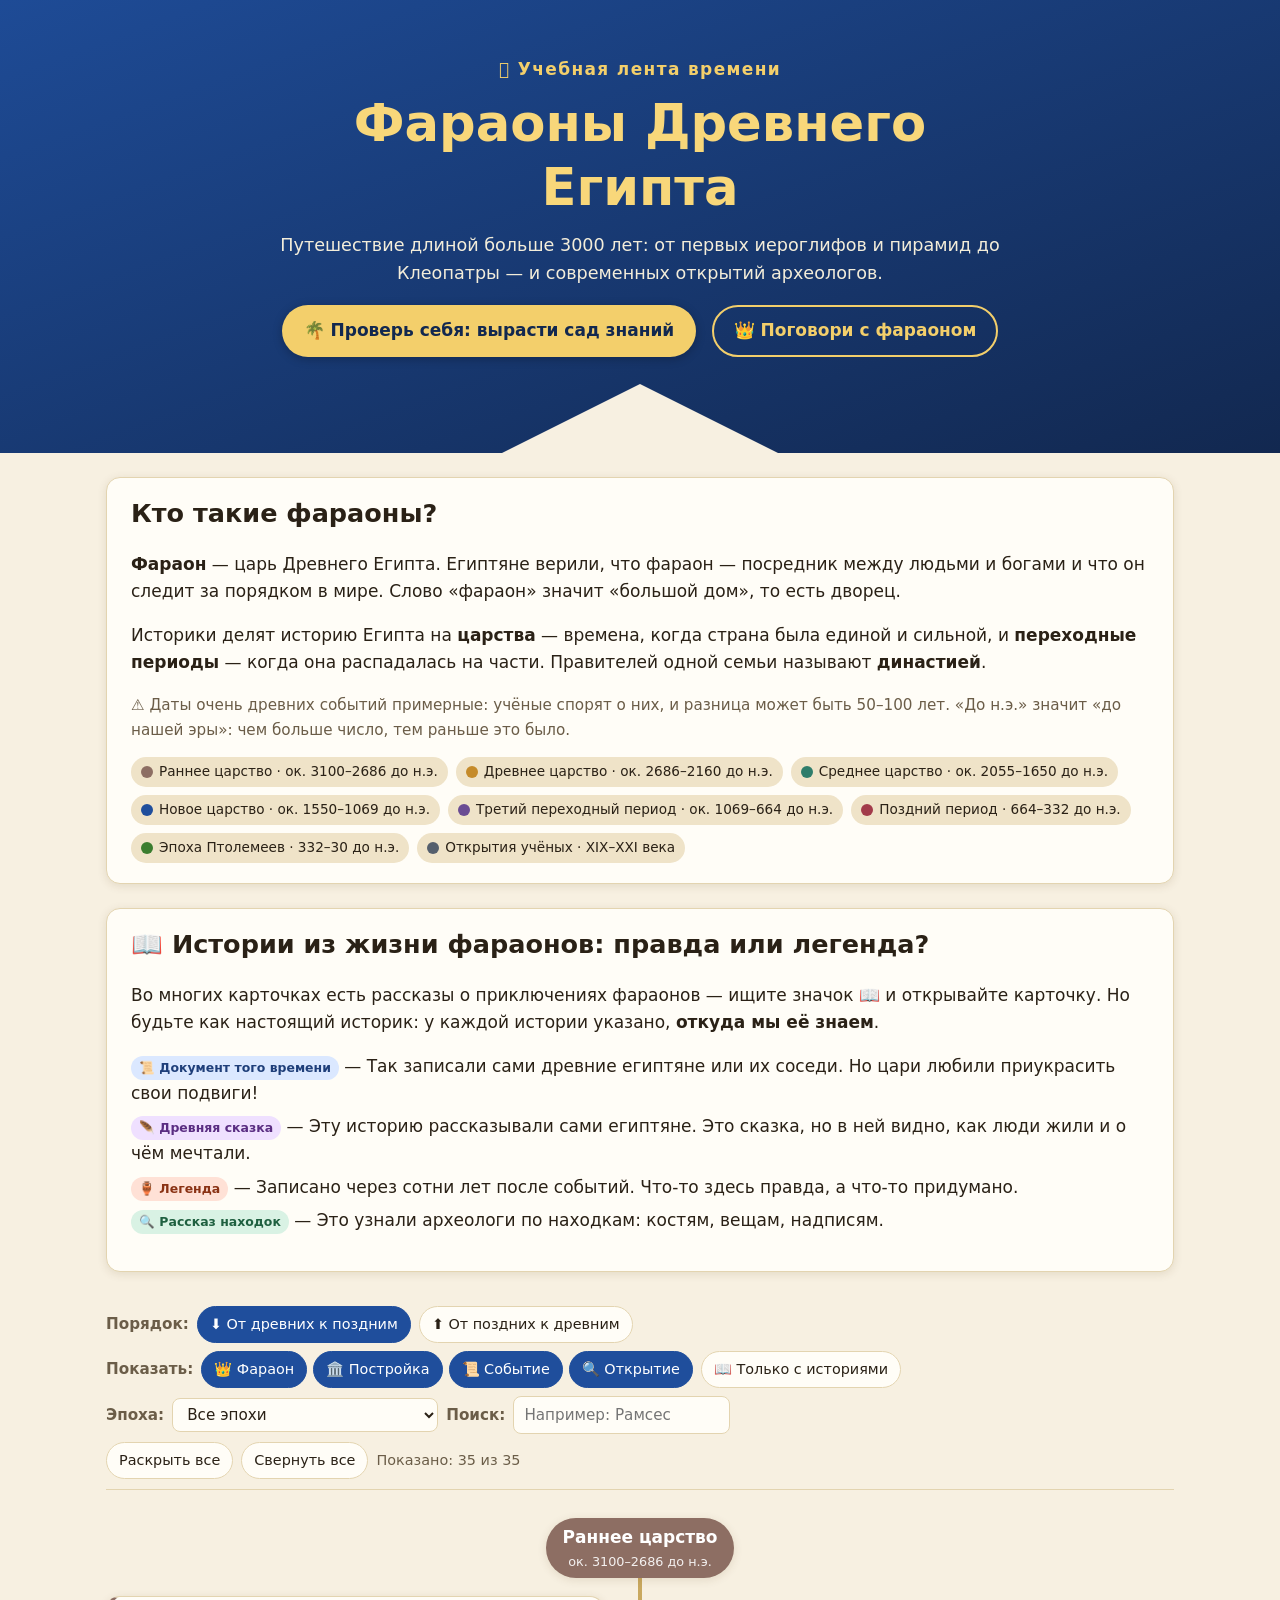
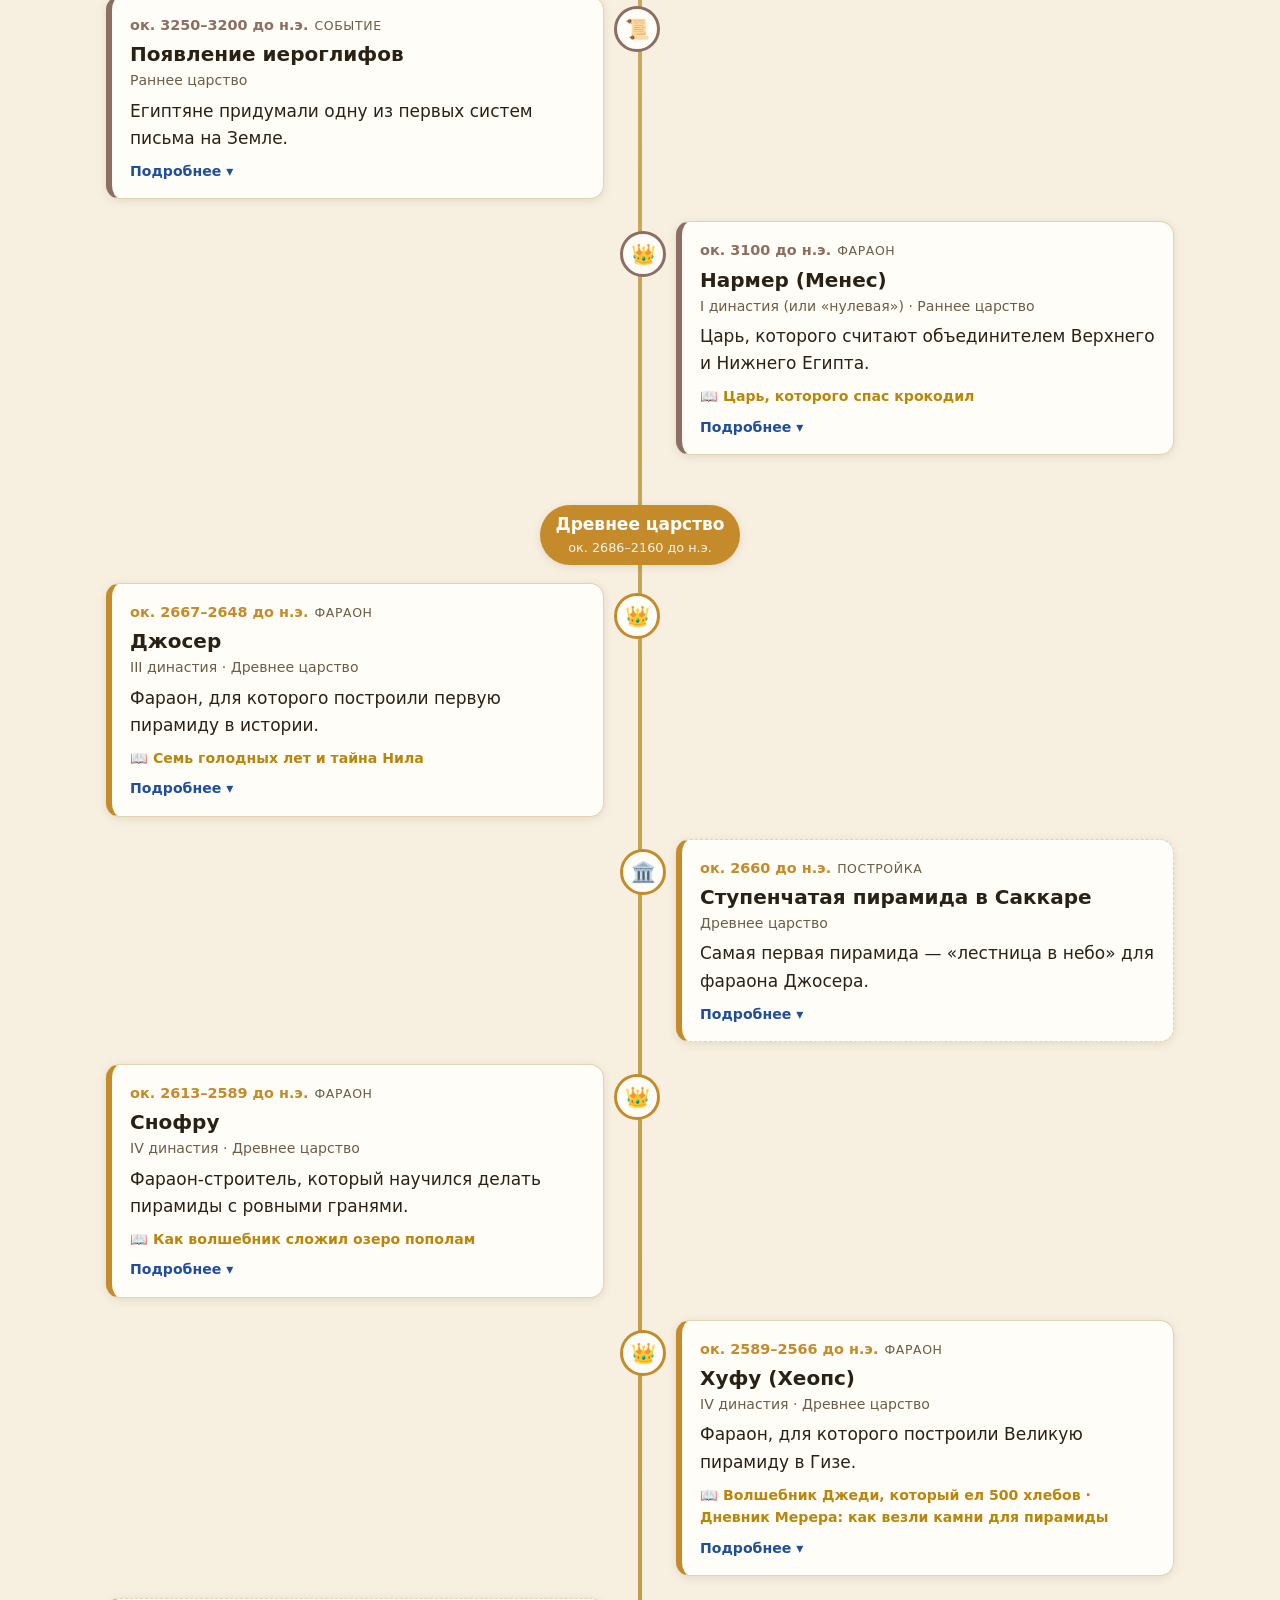
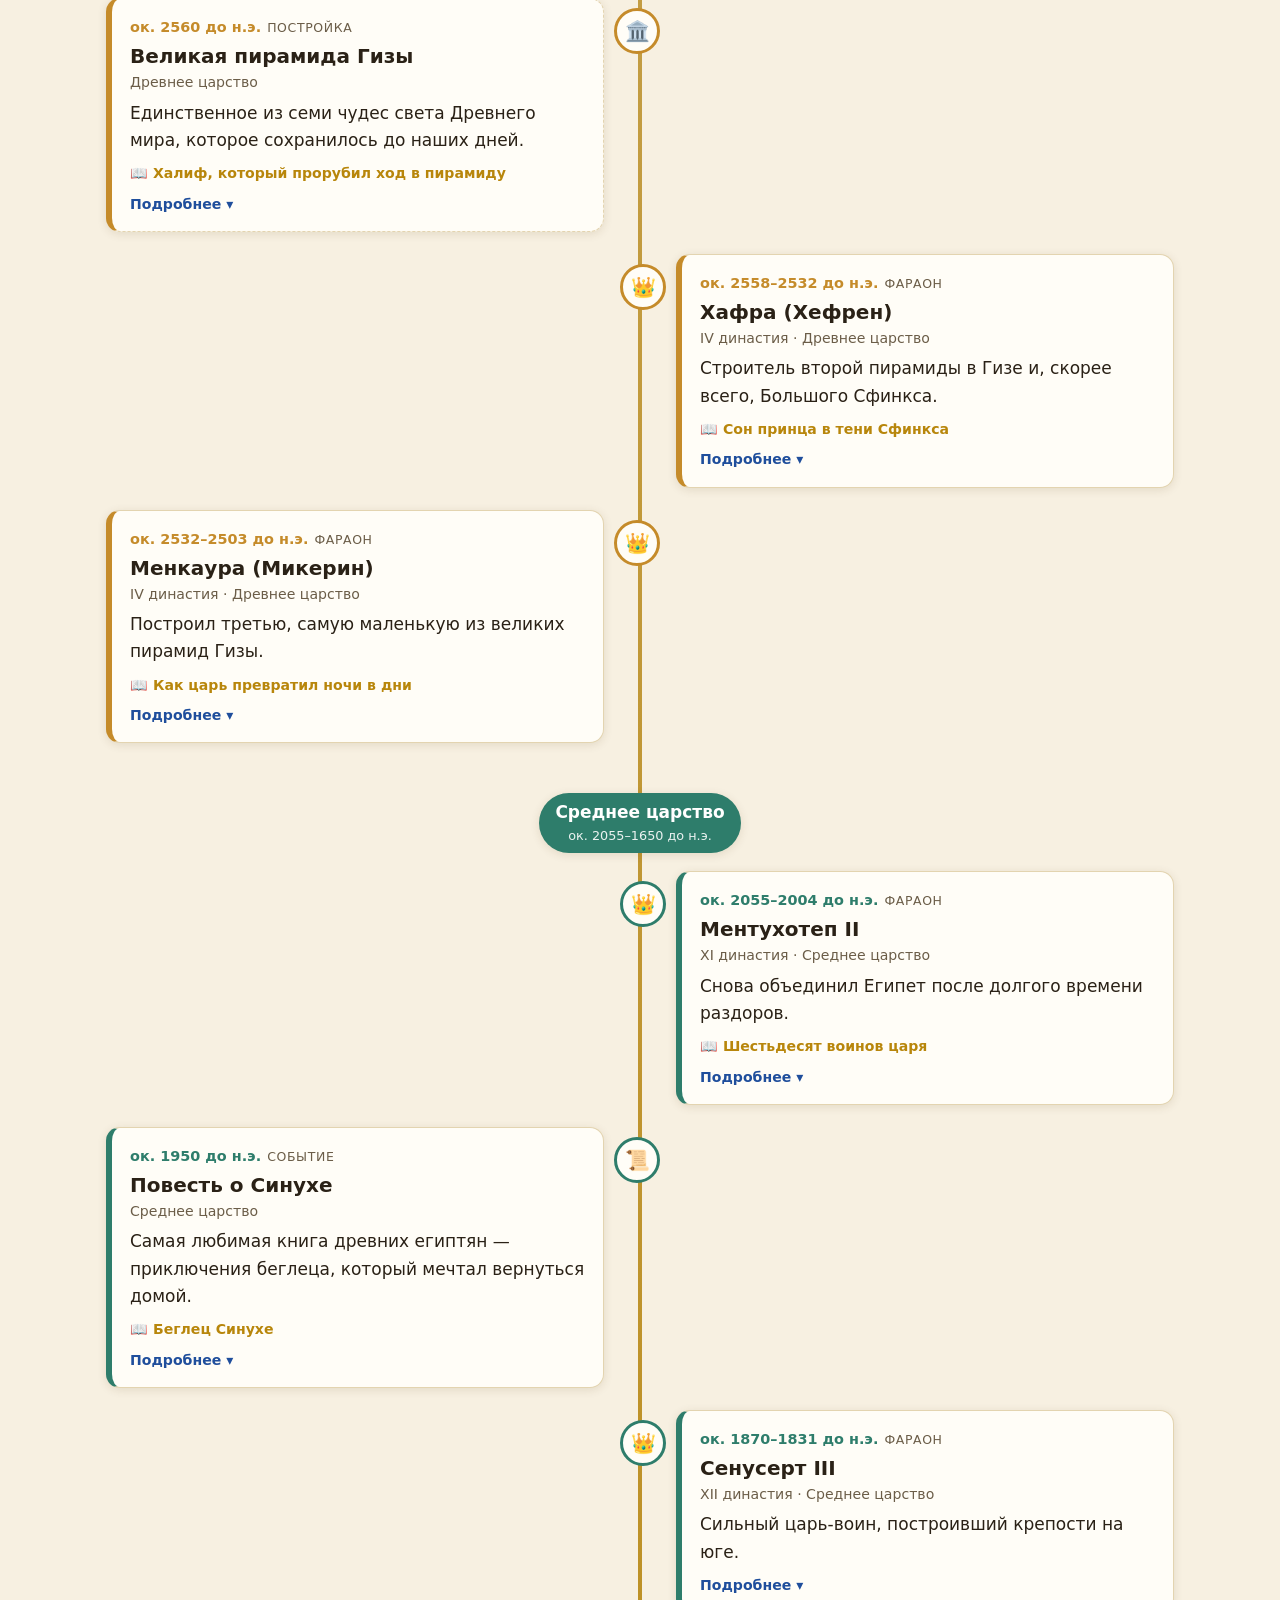
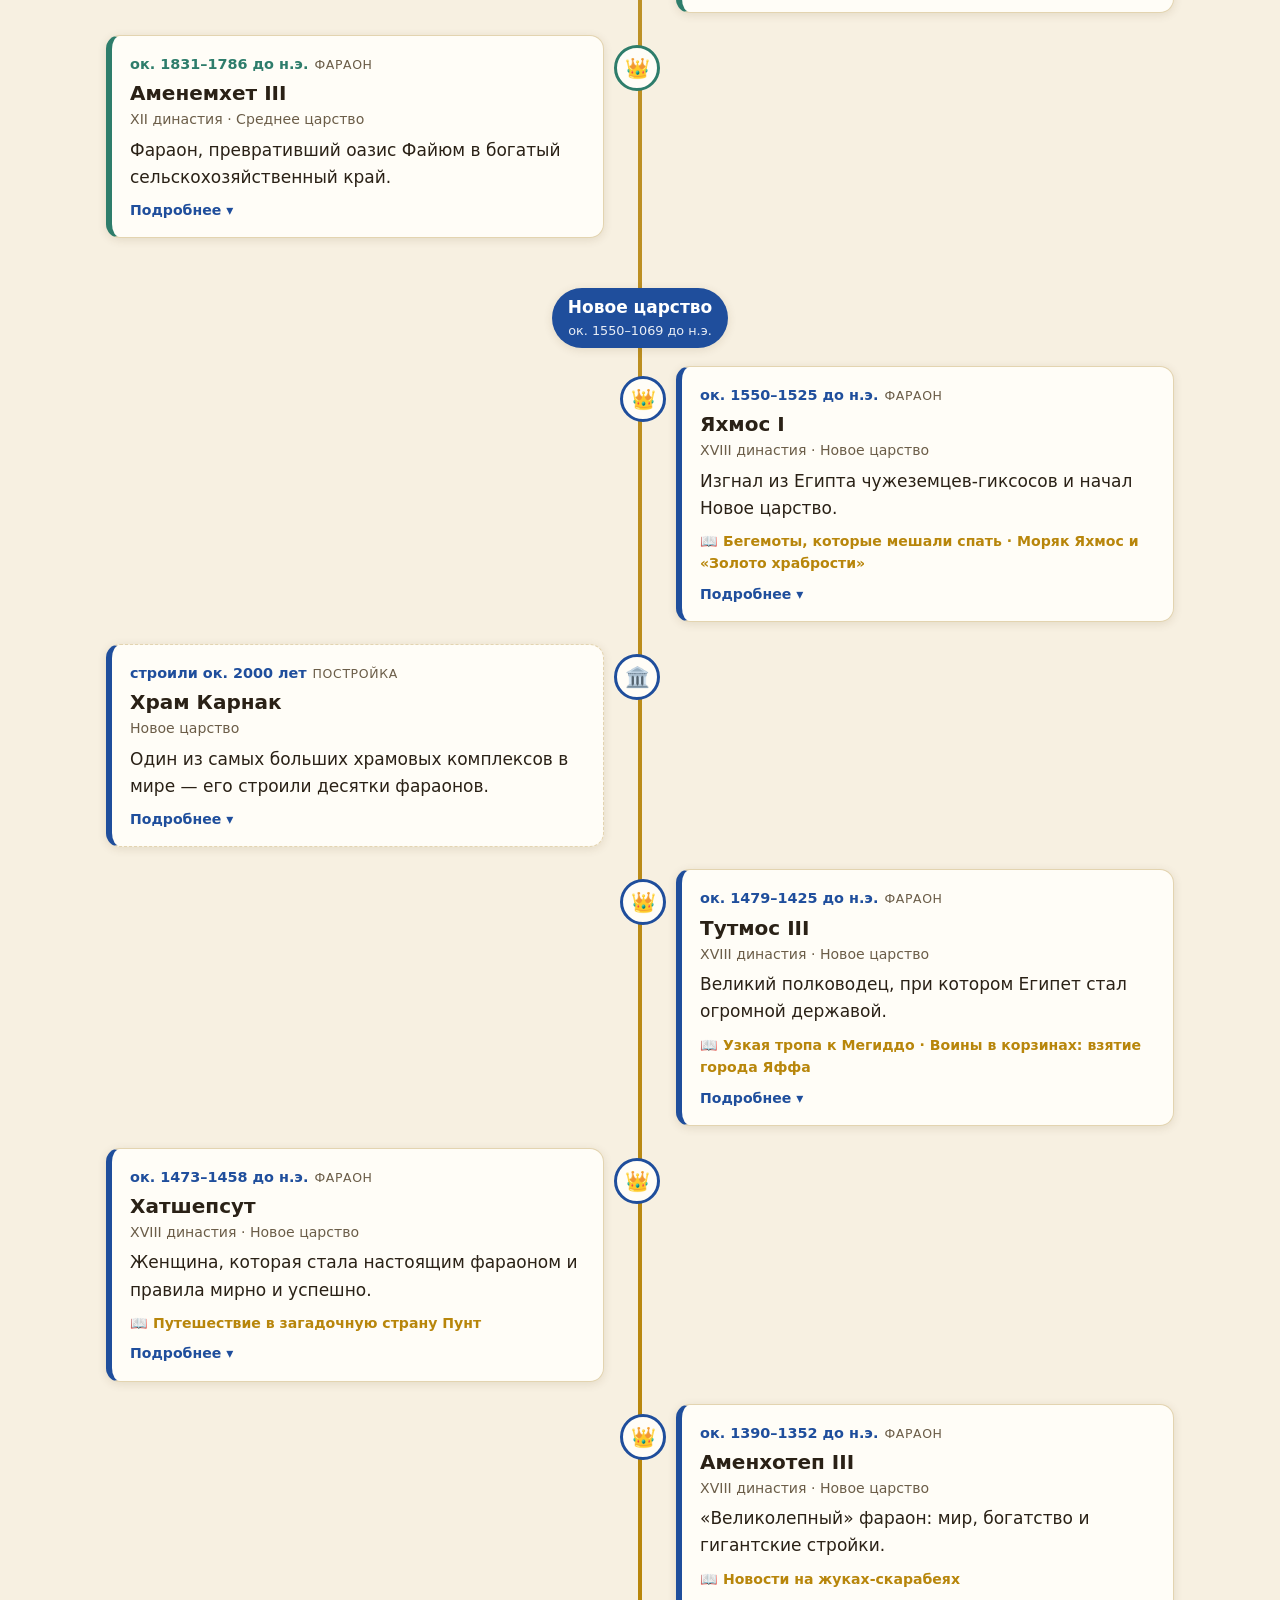
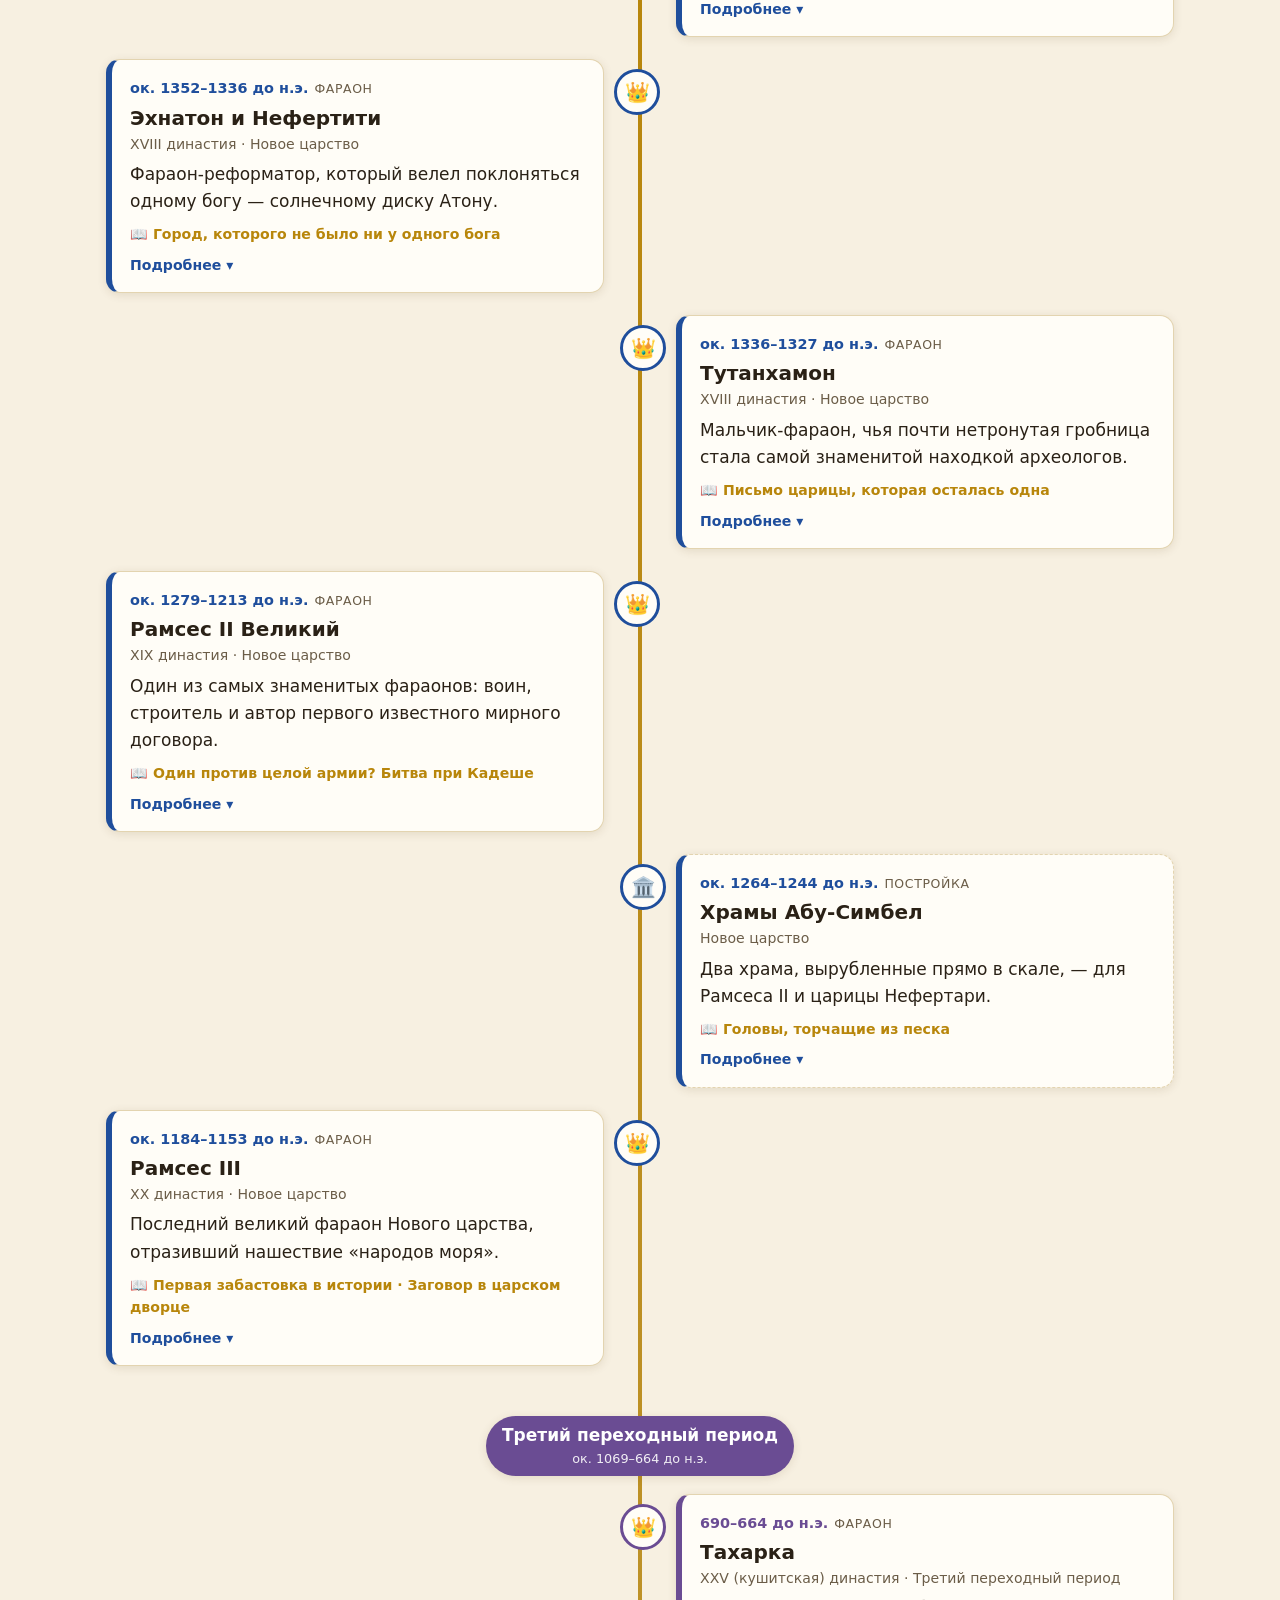
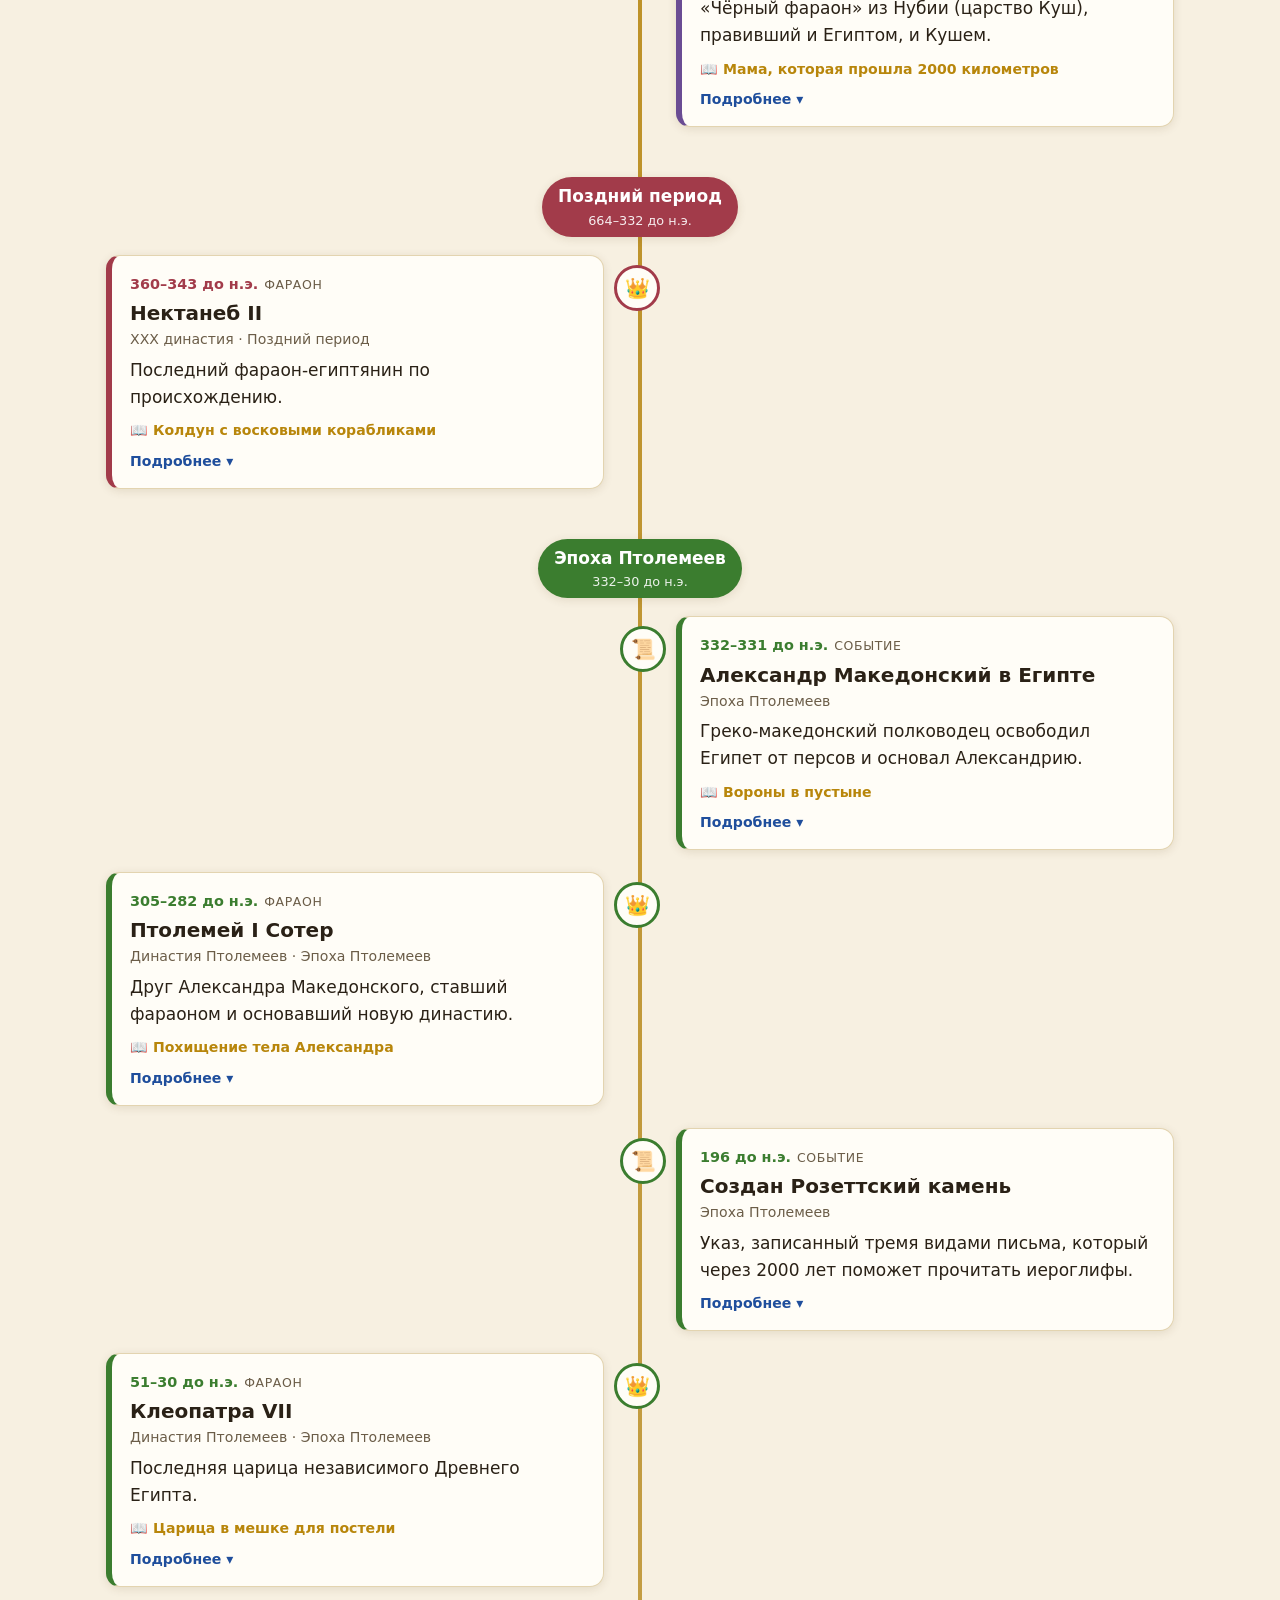
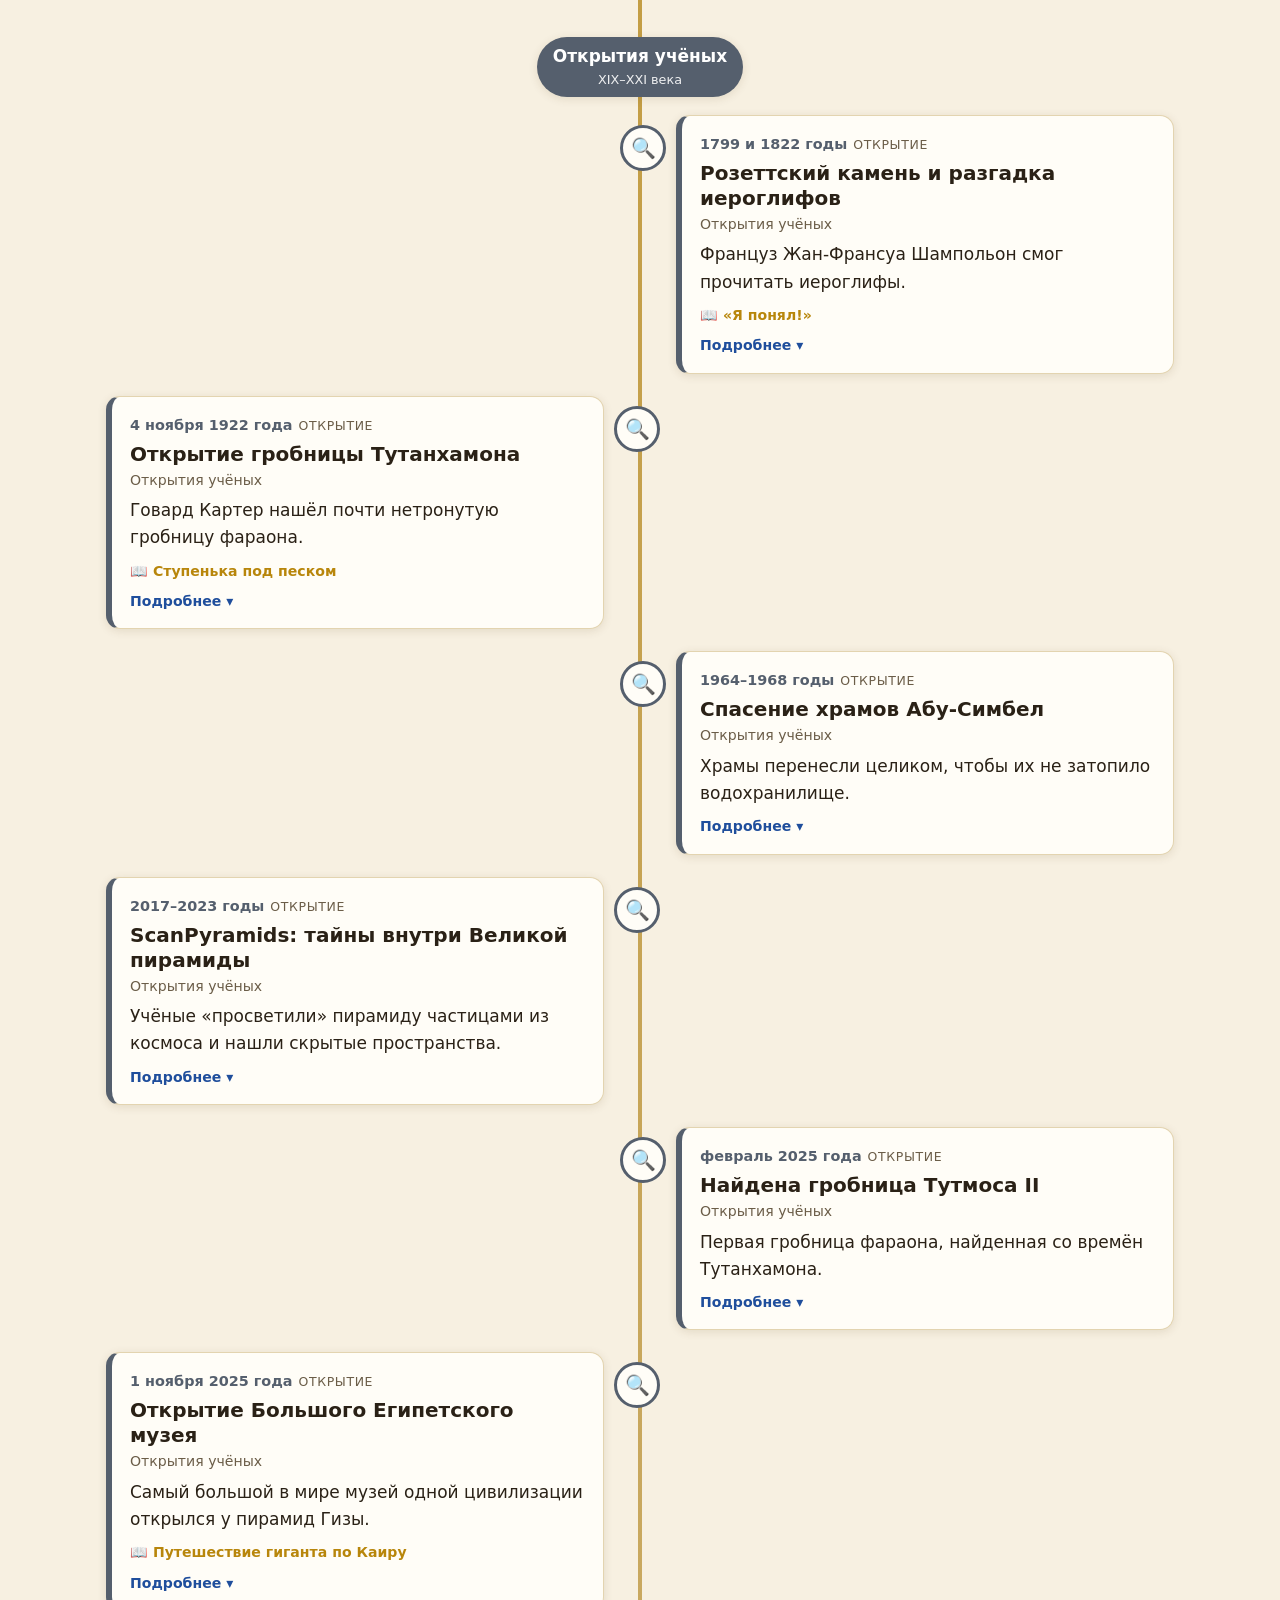
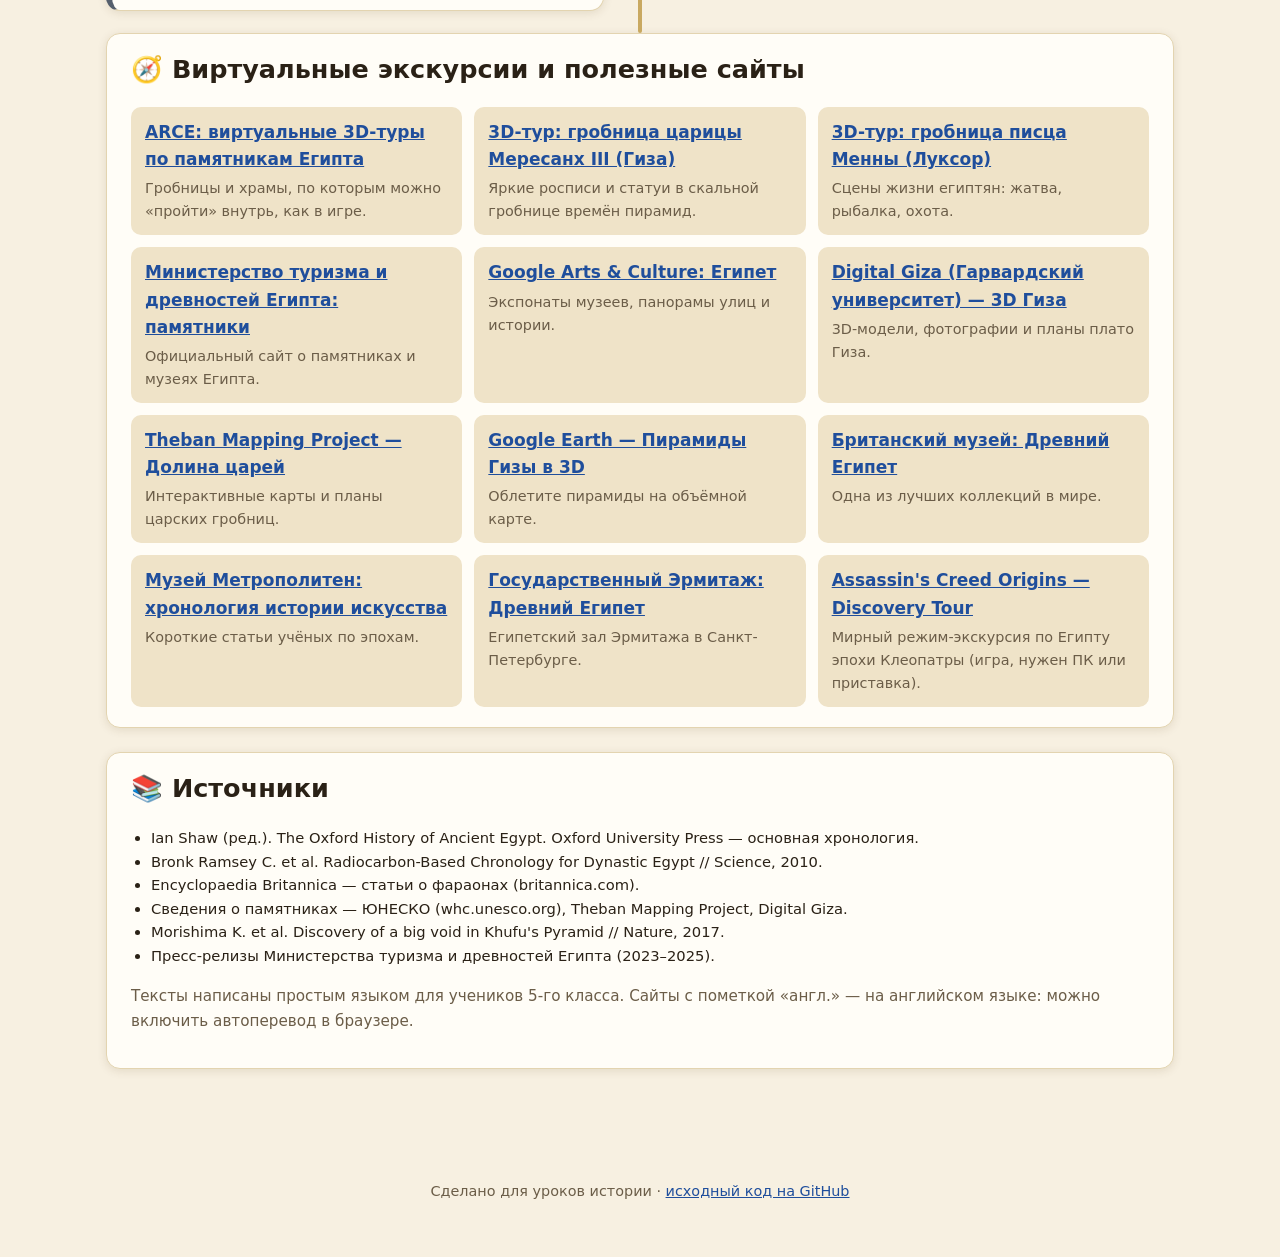
<file: index.html>
<!doctype html>
<html lang="ru">
<head>
  <meta charset="utf-8">
  <meta name="viewport" content="width=device-width, initial-scale=1">
  <title>Фараоны Египта — таймлайн</title>
  <meta name="description" content="Интерактивная лента времени фараонов Древнего Египта для школьников: пирамиды, храмы, открытия, ссылки на Google Earth и виртуальные туры.">
  <link rel="icon" href="data:image/svg+xml,<svg xmlns='http://www.w3.org/2000/svg' viewBox='0 0 100 100'><text y='.9em' font-size='90'>🔺</text></svg>">
  <link rel="stylesheet" href="styles.css?v=7">
</head>
<body>
  <header class="hero">
    <div class="hero-inner">
      <p class="hero-kicker">𓂀 Учебная лента времени</p>
      <h1>Фараоны Древнего Египта</h1>
      <p class="hero-lead">Путешествие длиной больше 3000 лет: от первых иероглифов и пирамид до Клеопатры — и современных открытий археологов.</p>
      <a class="hero-cta" href="learn.html">🌴 Проверь себя: вырасти сад знаний</a>
      <a class="hero-cta hero-cta-alt" href="https://class.zenrepublic.agency/" target="_blank" rel="noopener">👑 Поговори с фараоном</a>
    </div>
  </header>

  <main>
    <section class="intro card-plain">
      <h2>Кто такие фараоны?</h2>
      <p><strong>Фараон</strong> — царь Древнего Египта. Египтяне верили, что фараон — посредник между людьми и богами и что он следит за порядком в мире. Слово «фараон» значит «большой дом», то есть дворец.</p>
      <p>Историки делят историю Египта на <strong>царства</strong> — времена, когда страна была единой и сильной, и <strong>переходные периоды</strong> — когда она распадалась на части. Правителей одной семьи называют <strong>династией</strong>.</p>
      <p class="note">⚠️ Даты очень древних событий примерные: учёные спорят о них, и разница может быть 50–100 лет. «До н.э.» значит «до нашей эры»: чем больше число, тем раньше это было.</p>
      <div id="eraLegend" class="era-legend" aria-label="Эпохи"></div>
    </section>

    <section class="intro card-plain">
      <h2>📖 Истории из жизни фараонов: правда или легенда?</h2>
      <p>Во многих карточках есть рассказы о приключениях фараонов — ищите значок <strong>📖</strong> и открывайте карточку. Но будьте как настоящий историк: у каждой истории указано, <strong>откуда мы её знаем</strong>.</p>
      <ul id="storyKinds" class="kind-list"></ul>
    </section>

    <section class="controls" aria-label="Управление лентой времени">
      <div class="control-group" role="group" aria-label="Сортировка">
        <span class="control-label">Порядок:</span>
        <button type="button" class="chip" data-sort="asc" aria-pressed="true">⬇️ От древних к поздним</button>
        <button type="button" class="chip" data-sort="desc" aria-pressed="false">⬆️ От поздних к древним</button>
      </div>
      <div class="control-group" role="group" aria-label="Что показывать">
        <span class="control-label">Показать:</span>
        <div id="typeFilters" class="chips"></div>
        <button type="button" class="chip" id="onlyStories" aria-pressed="false">📖 Только с историями</button>
      </div>
      <div class="control-group">
        <label class="control-label" for="eraSelect">Эпоха:</label>
        <select id="eraSelect"></select>
        <label class="control-label" for="search">Поиск:</label>
        <input id="search" type="search" placeholder="Например: Рамсес">
      </div>
      <div class="control-group">
        <button type="button" class="chip" id="expandAll">Раскрыть все</button>
        <button type="button" class="chip" id="collapseAll">Свернуть все</button>
        <span id="count" class="count" aria-live="polite"></span>
      </div>
    </section>

    <ol id="timeline" class="timeline"></ol>

    <section class="resources card-plain">
      <h2>🧭 Виртуальные экскурсии и полезные сайты</h2>
      <ul id="resources" class="resource-list"></ul>
    </section>

    <section class="sources card-plain">
      <h2>📚 Источники</h2>
      <ul id="sources"></ul>
      <p class="note">Тексты написаны простым языком для учеников 5-го класса. Сайты с пометкой «англ.» — на английском языке: можно включить автоперевод в браузере.</p>
    </section>
  </main>

  <footer class="footer">
    <p>Сделано для уроков истории · <a href="https://github.com/yuri-parfentcov/pharaohs-timeline">исходный код на GitHub</a></p>
  </footer>

  <script src="data.js?v=6"></script>
  <script src="stories.js?v=6"></script>
  <script src="app.js?v=6"></script>
</body>
</html>
</file>
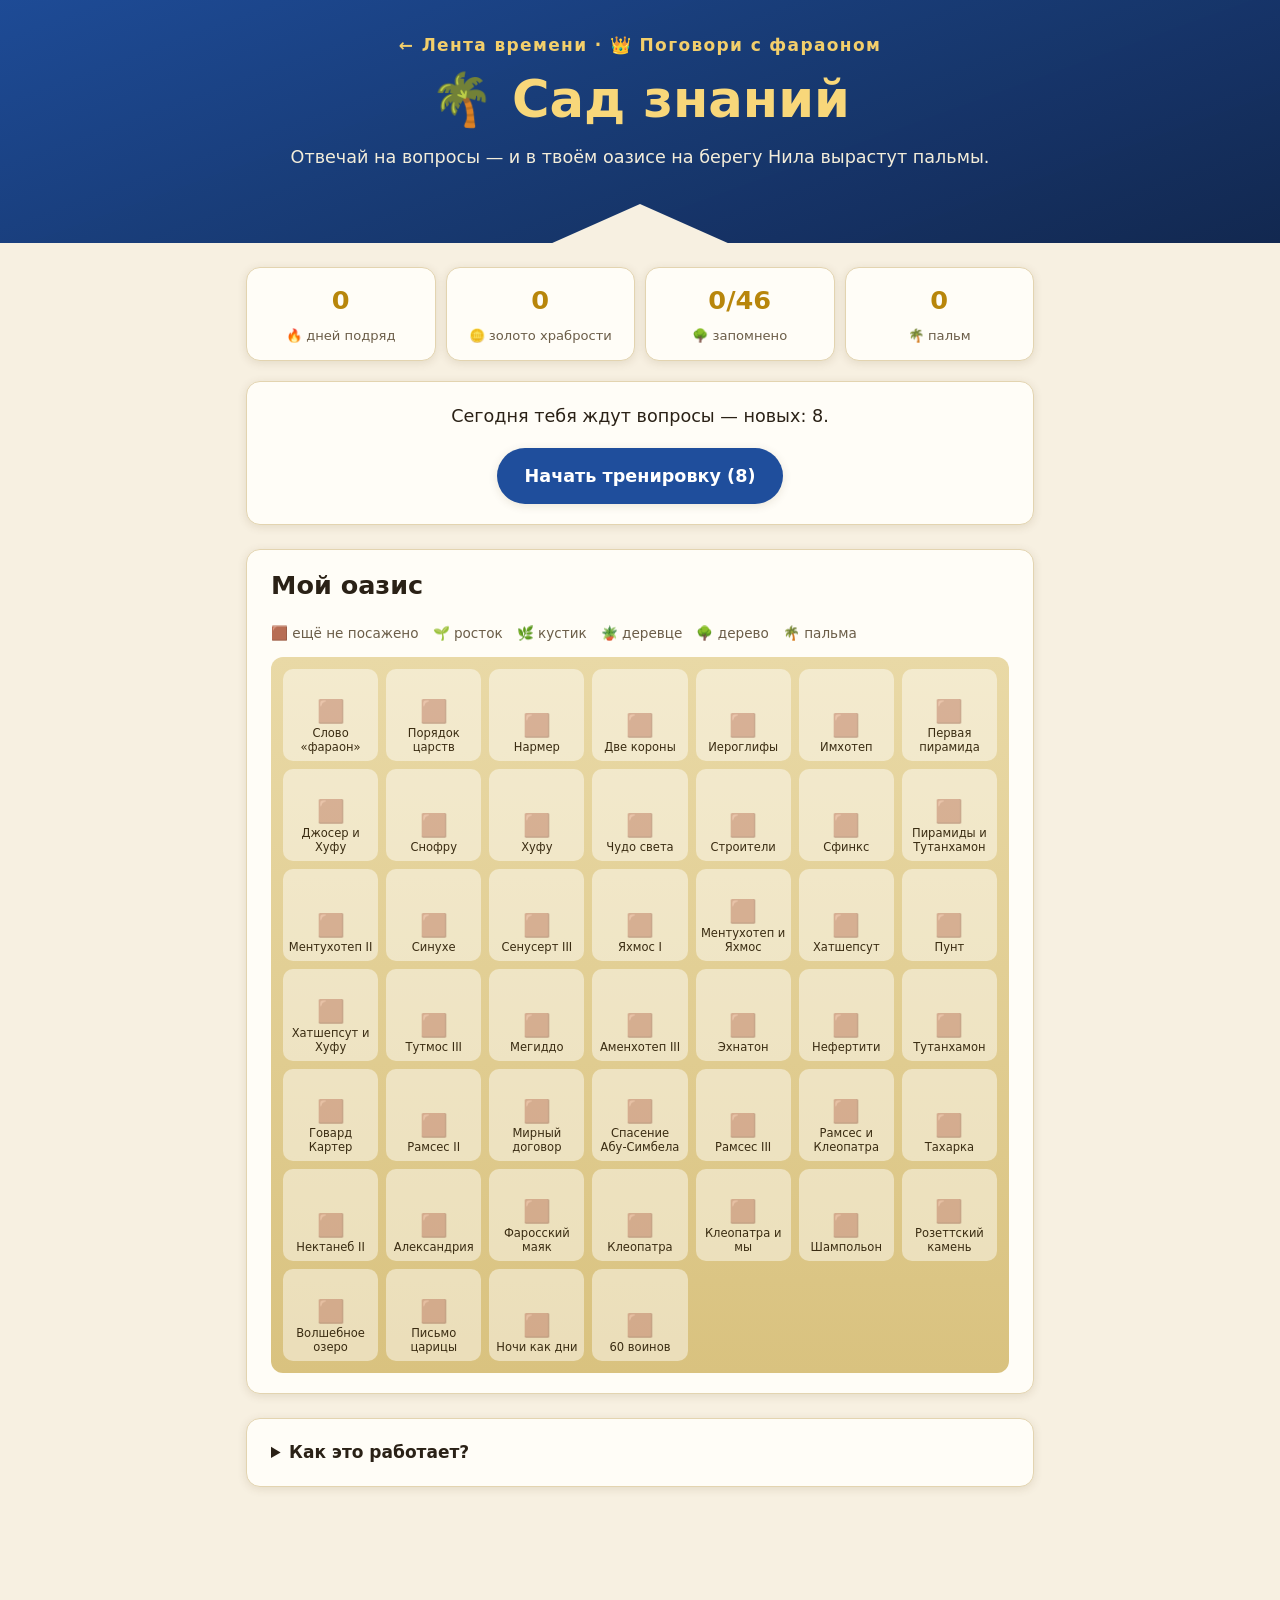
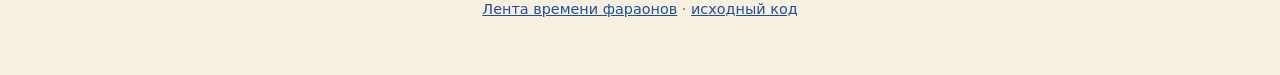
<file: learn.html>
<!doctype html>
<html lang="ru">
<head>
  <meta charset="utf-8">
  <meta name="viewport" content="width=device-width, initial-scale=1">
  <title>Сад знаний — фараоны</title>
  <meta name="description" content="Тренировка с повторениями: отвечай на вопросы о фараонах Египта и выращивай сад в оазисе.">
  <link rel="icon" href="data:image/svg+xml,<svg xmlns='http://www.w3.org/2000/svg' viewBox='0 0 100 100'><text y='.9em' font-size='90'>🌴</text></svg>">
  <link rel="stylesheet" href="styles.css?v=7">
  <link rel="stylesheet" href="learn.css?v=6">
</head>
<body>
  <header class="hero hero-small">
    <div class="hero-inner">
      <p class="hero-kicker"><a href="index.html">← Лента времени</a> · <a href="https://class.zenrepublic.agency/" target="_blank" rel="noopener">👑 Поговори с фараоном</a></p>
      <h1>🌴 Сад знаний</h1>
      <p class="hero-lead">Отвечай на вопросы — и в твоём оазисе на берегу Нила вырастут пальмы.</p>
    </div>
  </header>

  <main class="learn">
    <!-- Главный экран -->
    <section id="home">
      <div class="stats">
        <div class="stat"><span class="stat-num" id="statStreak">0</span><span class="stat-label">🔥 дней подряд</span></div>
        <div class="stat"><span class="stat-num" id="statGold">0</span><span class="stat-label">🪙 золото храбрости</span></div>
        <div class="stat"><span class="stat-num" id="statLearned">0</span><span class="stat-label">🌳 запомнено</span></div>
        <div class="stat"><span class="stat-num" id="statPalms">0</span><span class="stat-label">🌴 пальм</span></div>
      </div>

      <div class="start card-plain">
        <p id="todayText" class="today-text"></p>
        <button type="button" class="big-btn" id="startBtn">Начать тренировку</button>
        <button type="button" class="chip" id="extraBtn" hidden>Ещё 5 новых вопросов</button>
      </div>

      <section class="card-plain">
        <h2>Мой оазис</h2>
        <div class="legend" id="stageLegend"></div>
        <div class="garden" id="garden"></div>
      </section>

      <details class="card-plain how">
        <summary><strong>Как это работает?</strong></summary>
        <p>Каждый факт — это растение. Ответил правильно — растение подрастает, а вопрос вернётся через несколько дней: через 1, 2, 3, потом 5 дней. Ошибся — растение подвянет и снова станет ростком, а вопрос повторится сегодня же.</p>
        <p>Так работает <strong>интервальное повторение</strong>: мозг лучше всего запоминает то, что почти успел забыть. Тренируйся по 10 минут каждый день — и через неделю-две вырастет целый оазис.</p>
        <p>🌱 росток → 🌿 кустик → 🪴 деревце → 🌳 дерево (ты помнишь!) → 🌴 пальма (помнишь надолго)</p>
        <p class="note">Прогресс сохраняется только в этом браузере на этом устройстве.</p>
        <button type="button" class="chip danger" id="resetBtn">Начать сад заново</button>
      </details>
    </section>

    <!-- Экран вопроса -->
    <section id="quiz" hidden>
      <div class="progress"><div class="progress-bar" id="progressBar"></div></div>
      <p class="progress-text" id="progressText"></p>
      <article class="q-card card-plain">
        <p class="q-type" id="qType"></p>
        <div id="qClues"></div>
        <h2 class="q-text" id="qText"></h2>
        <div class="options" id="options"></div>
        <button type="button" class="chip" id="clueBtn" hidden>💡 Ещё подсказка</button>
        <div class="feedback" id="feedback" hidden></div>
      </article>
      <div class="quiz-actions">
        <button type="button" class="big-btn" id="nextBtn" hidden>Дальше →</button>
        <button type="button" class="chip" id="quitBtn">Закончить</button>
      </div>
    </section>

    <!-- Итоги -->
    <section id="done" hidden>
      <div class="card-plain done-card">
        <h2 id="doneTitle"></h2>
        <p id="doneText"></p>
        <button type="button" class="big-btn" id="homeBtn">В мой оазис 🌴</button>
      </div>
    </section>
  </main>

  <footer class="footer">
    <p><a href="index.html">Лента времени фараонов</a> · <a href="https://github.com/yuri-parfentcov/pharaohs-timeline">исходный код</a></p>
  </footer>

  <script src="data.js?v=6"></script>
  <script src="quiz-data.js?v=6"></script>
  <script src="learn.js?v=6"></script>
</body>
</html>
</file>
<file: styles.css>
:root {
  --bg: #f7f0e1;
  --bg-2: #efe3c8;
  --card: #fffdf7;
  --ink: #2a2116;
  --muted: #6b5d48;
  --line: #c9a961;
  --gold: #b8860b;
  --lapis: #1f4e9c;
  --border: #e3d4b0;
  --shadow: 0 2px 10px rgba(80, 55, 10, .12);
  --radius: 14px;
}
@media (prefers-color-scheme: dark) {
  :root {
    --bg: #17140f;
    --bg-2: #211c14;
    --card: #241f17;
    --ink: #f1e8d6;
    --muted: #bba98a;
    --line: #8a7238;
    --gold: #e0b44a;
    --lapis: #7aa7f0;
    --border: #3a3122;
    --shadow: 0 2px 10px rgba(0, 0, 0, .4);
  }
}

* { box-sizing: border-box; }
html { scroll-behavior: smooth; }
body {
  margin: 0;
  font-family: system-ui, -apple-system, "Segoe UI", Roboto, sans-serif;
  font-size: 17px;
  line-height: 1.6;
  color: var(--ink);
  background: var(--bg);
}
a { color: var(--lapis); }
h1, h2, h3 { line-height: 1.25; }

/* ───── Шапка ───── */
.hero {
  background:
    linear-gradient(160deg, rgba(31,78,156,.92), rgba(18,40,80,.95)),
    #12284f;
  color: #fff7e0;
  padding: 56px 16px 96px;
  text-align: center;
  position: relative;
  overflow: hidden;
}
.hero::after {
  content: "";
  position: absolute; left: 50%; bottom: -1px; transform: translateX(-50%);
  width: 0; height: 0;
  border-left: 140px solid transparent; border-right: 140px solid transparent;
  border-bottom: 70px solid var(--bg);
}
.hero-inner { max-width: 760px; margin: 0 auto; position: relative; z-index: 1; }
.hero-kicker { color: #f3cf6b; letter-spacing: .08em; margin: 0 0 8px; font-weight: 600; }
.hero h1 { font-size: clamp(2rem, 6vw, 3.2rem); margin: 0 0 12px; color: #f8d77a; }
.hero-lead { font-size: 1.1rem; margin: 0; opacity: .95; }

main { max-width: 1100px; margin: 0 auto; padding: 24px 16px 48px; }

.card-plain {
  background: var(--card);
  border: 1px solid var(--border);
  border-radius: var(--radius);
  box-shadow: var(--shadow);
  padding: 20px 24px;
  margin-bottom: 24px;
}
.card-plain h2 { margin-top: 0; }
.note { color: var(--muted); font-size: .95rem; }

.era-legend { display: flex; flex-wrap: wrap; gap: 8px; margin-top: 12px; }
.era-pill {
  display: inline-flex; align-items: center; gap: 6px;
  padding: 4px 10px; border-radius: 999px;
  background: var(--bg-2); font-size: .85rem;
}
.era-dot { width: 12px; height: 12px; border-radius: 50%; flex: none; }

/* ───── Управление ───── */
.controls {
  position: sticky; top: 0; z-index: 10;
  background: color-mix(in srgb, var(--bg) 92%, transparent);
  backdrop-filter: blur(6px);
  border-bottom: 1px solid var(--border);
  padding: 10px 0;
  margin-bottom: 24px;
  display: flex; flex-direction: column; gap: 8px;
}
.control-group { display: flex; flex-wrap: wrap; align-items: center; gap: 8px; }
.control-label { font-weight: 600; color: var(--muted); font-size: .95rem; }
.chips { display: flex; flex-wrap: wrap; gap: 6px; }
.chip {
  font: inherit; font-size: .9rem;
  padding: 6px 12px;
  border: 1px solid var(--border);
  border-radius: 999px;
  background: var(--card);
  color: var(--ink);
  cursor: pointer;
}
.chip:hover { border-color: var(--gold); }
.chip[aria-pressed="true"] { background: var(--lapis); border-color: var(--lapis); color: #fff; }
select, input[type="search"] {
  font: inherit; font-size: .95rem;
  padding: 6px 10px;
  border-radius: 8px;
  border: 1px solid var(--border);
  background: var(--card); color: var(--ink);
  max-width: 100%;
}
.count { color: var(--muted); font-size: .9rem; }

/* ───── Лента времени ───── */
.timeline {
  list-style: none; margin: 0; padding: 0;
  position: relative;
}
.timeline::before {
  content: "";
  position: absolute; top: 0; bottom: 0; left: 50%;
  width: 4px; margin-left: -2px;
  background: linear-gradient(var(--line), var(--gold), var(--line));
  border-radius: 2px;
}
.tl-era {
  position: relative; z-index: 1;
  text-align: center;
  margin: 28px 0 18px;
}
.tl-era span {
  display: inline-block;
  padding: 6px 16px;
  border-radius: 999px;
  color: #fff; font-weight: 700;
  box-shadow: var(--shadow);
}
.tl-era small { display: block; font-weight: 400; opacity: .9; font-size: .8rem; }

.tl-item {
  position: relative;
  scroll-margin-top: 180px;
  width: 50%;
  padding: 0 36px 22px 0;
}
.tl-item.right { margin-left: 50%; padding: 0 0 22px 36px; }
.tl-item::before {
  content: attr(data-icon);
  position: absolute; top: 10px; right: -20px;
  width: 40px; height: 40px;
  display: grid; place-items: center;
  font-size: 20px;
  background: var(--card);
  border: 3px solid var(--era, var(--gold));
  border-radius: 50%;
  z-index: 2;
}
.tl-item.right::before { right: auto; left: -20px; }

.tl-card {
  background: var(--card);
  border: 1px solid var(--border);
  border-left: 6px solid var(--era, var(--gold));
  border-radius: var(--radius);
  box-shadow: var(--shadow);
  overflow: hidden;
}
.tl-card[data-type="building"] { background: linear-gradient(var(--card), var(--card)) padding-box; border-style: dashed; border-left-style: solid; }
.tl-card summary {
  list-style: none;
  cursor: pointer;
  padding: 14px 18px;
}
.tl-card summary::-webkit-details-marker { display: none; }
.tl-card summary:focus-visible { outline: 3px solid var(--lapis); outline-offset: -3px; }
.tl-date { font-weight: 700; color: var(--era, var(--gold)); font-size: .9rem; }
.tl-type { font-size: .78rem; color: var(--muted); text-transform: uppercase; letter-spacing: .05em; margin-left: 6px; }
.tl-card h3 { margin: 4px 0 2px; font-size: 1.25rem; }
.tl-dyn { color: var(--muted); font-size: .88rem; }
.tl-summary { margin: 6px 0 0; }
.tl-more {
  display: inline-block; margin-top: 8px;
  font-size: .88rem; font-weight: 600; color: var(--lapis);
}
.tl-more::after { content: " ▾"; }
details[open] .tl-more::after { content: " ▴"; }
details[open] .tl-more .open-txt { display: none; }
details:not([open]) .tl-more .close-txt { display: none; }

.tl-body { padding: 0 18px 18px; border-top: 1px dashed var(--border); }
.tl-body h4 { margin: 14px 0 4px; font-size: 1rem; color: var(--era, var(--gold)); }
.tl-body p { margin: 4px 0; }
.tl-body ul { margin: 4px 0; padding-left: 20px; }
.fact {
  background: var(--bg-2);
  border-radius: 10px;
  padding: 10px 12px;
  margin-top: 12px;
}
.places { list-style: none; padding: 0 !important; }
.places li {
  display: flex; flex-wrap: wrap; align-items: center; gap: 6px 10px;
  padding: 6px 0;
  border-bottom: 1px solid var(--border);
}
.places li:last-child { border-bottom: 0; }
.place-name { font-weight: 600; flex: 1 1 100%; }
.btn-link {
  display: inline-flex; align-items: center; gap: 4px;
  padding: 4px 10px;
  border-radius: 8px;
  font-size: .85rem; font-weight: 600;
  text-decoration: none;
  border: 1px solid var(--border);
  background: var(--bg-2);
  color: var(--ink);
}
.btn-link:hover { border-color: var(--gold); }
.btn-link.earth { background: #1a73e8; color: #fff; border-color: #1a73e8; }
.btn-link.tour  { background: var(--gold); color: #fff; border-color: var(--gold); }

.empty { text-align: center; color: var(--muted); padding: 40px 0; position: relative; z-index: 1; background: var(--bg); }

/* ───── Ресурсы ───── */
.resource-list { list-style: none; padding: 0; margin: 0; display: grid; gap: 12px; grid-template-columns: repeat(auto-fill, minmax(260px, 1fr)); }
.resource-list li { background: var(--bg-2); border-radius: 10px; padding: 12px 14px; }
.resource-list a { font-weight: 600; }
.resource-list p { margin: 4px 0 0; font-size: .9rem; color: var(--muted); }
.sources ul { padding-left: 20px; }
.sources li { font-size: .92rem; }

.footer { text-align: center; color: var(--muted); padding: 24px 16px 40px; font-size: .9rem; }

/* ───── Телефон ───── */
@media (max-width: 760px) {
  body { font-size: 16px; }
  .timeline::before { left: 20px; }
  .tl-item, .tl-item.right { width: 100%; margin-left: 0; padding: 0 0 18px 52px; }
  .tl-item::before, .tl-item.right::before { left: 0; right: auto; }
  .tl-era { text-align: left; padding-left: 36px; }
  .card-plain { padding: 16px; }
  .controls { position: static; }
  .tl-item { scroll-margin-top: 16px; }
}

@media (prefers-reduced-motion: reduce) { html { scroll-behavior: auto; } }

/* ───── Истории ───── */
.tl-has-story {
  margin: 8px 0 0;
  font-size: .88rem;
  font-weight: 600;
  color: var(--gold);
}
.story {
  margin: 16px 0 6px;
  padding: 16px 18px;
  border-radius: 12px;
  background: linear-gradient(180deg, #fbf1d6, #f4e3b8);
  border: 1px solid #e0c98c;
  color: #2a2116;
  font-family: Georgia, "Times New Roman", serif;
  font-size: 1.02rem;
}
.story + .story { margin-top: 12px; }
.story-head { display: flex; flex-wrap: wrap; gap: 8px; align-items: center; font-family: system-ui, sans-serif; }
.story-label { font-weight: 700; color: #8a5a00; font-size: .85rem; text-transform: uppercase; letter-spacing: .05em; }
.tl-body .story-title { margin: 6px 0 8px; font-size: 1.2rem; color: #5a3b00; }
.tl-body .story p { margin: 0 0 10px; }
.story p:first-of-type::first-letter { font-size: 1.8em; font-weight: 700; color: #8a5a00; }
.tl-body .story-source {
  font-family: system-ui, sans-serif;
  font-size: .85rem;
  color: #6b5d48;
  border-top: 1px dashed #d4bd80;
  padding-top: 8px;
  margin-bottom: 0;
}
.story-kind {
  display: inline-block;
  font-family: system-ui, sans-serif;
  font-size: .78rem; font-weight: 600;
  padding: 2px 8px; border-radius: 999px;
}
.kind-doc    { background: #dbe8ff; color: #1f3f7a; }
.kind-tale   { background: #efe0ff; color: #5a2d82; }
.kind-legend { background: #ffe1d6; color: #8a3214; }
.kind-find   { background: #d9f2e4; color: #1f6040; }
.kind-list { padding-left: 0; list-style: none; }
.kind-list li { margin: 6px 0; }
@media (prefers-color-scheme: dark) {
  .story { background: linear-gradient(180deg, #2f2817, #2a2214); border-color: #5a4a26; color: var(--ink); }
  .story-label, .story p:first-of-type::first-letter { color: #e7bf5f; }
  .tl-body .story-title { color: #f0d08a; }
  .tl-body .story-source { color: var(--muted); border-top-color: #5a4a26; }
}

.hero-cta {
  display: inline-block;
  margin-top: 18px;
  padding: 12px 22px;
  border-radius: 999px;
  background: #f3cf6b;
  color: #12284f;
  font-weight: 700;
  text-decoration: none;
  box-shadow: 0 2px 10px rgba(0, 0, 0, .25);
}
.hero-cta:hover { background: #f8dd8f; }
.hero-cta + .hero-cta { margin-left: 10px; }
.hero-cta-alt { background: transparent; color: #f3cf6b; border: 2px solid #f3cf6b; padding: 10px 20px; box-shadow: none; }
.hero-cta-alt:hover { background: rgba(243, 207, 107, .15); }
</file>
<file: learn.css>
.hero-small { padding: 32px 16px 72px; }
.hero-small::after { border-left-width: 90px; border-right-width: 90px; border-bottom-width: 40px; }
.hero-small .hero-kicker a { color: #f3cf6b; text-decoration: none; }
.hero-small .hero-kicker a:hover { text-decoration: underline; }

.learn { max-width: 820px; }

.stats {
  display: grid;
  grid-template-columns: repeat(4, 1fr);
  gap: 10px;
  margin-bottom: 20px;
}
.stat {
  background: var(--card);
  border: 1px solid var(--border);
  border-radius: var(--radius);
  box-shadow: var(--shadow);
  padding: 12px 8px;
  text-align: center;
}
.stat-num { display: block; font-size: 1.6rem; font-weight: 800; color: var(--gold); }
.stat-label { font-size: .82rem; color: var(--muted); }

.start { text-align: center; }
.today-text { font-size: 1.1rem; margin-top: 0; }
.big-btn {
  font: inherit; font-size: 1.1rem; font-weight: 700;
  padding: 14px 28px;
  border: 0; border-radius: 999px;
  background: var(--lapis); color: #fff;
  cursor: pointer;
  box-shadow: var(--shadow);
}
.big-btn:hover { filter: brightness(1.1); }
.chip.danger { color: #b3261e; border-color: #e3b4b0; }

.legend { display: flex; flex-wrap: wrap; gap: 6px 14px; font-size: .85rem; color: var(--muted); margin-bottom: 12px; }
.garden {
  display: grid;
  grid-template-columns: repeat(auto-fill, minmax(92px, 1fr));
  gap: 8px;
  padding: 12px;
  border-radius: 12px;
  background: linear-gradient(180deg, #e9d9a6, #d9c27f);
}
.plot {
  display: flex; flex-direction: column; align-items: center; justify-content: flex-end;
  min-height: 92px;
  padding: 6px 4px;
  border-radius: 10px;
  background: rgba(255, 255, 255, .45);
  text-decoration: none;
  color: #3a2c12;
  text-align: center;
}
.plot:hover { background: rgba(255, 255, 255, .75); }
.plant { font-size: 2rem; line-height: 1.1; transition: transform .3s; }
.stage-0 .plant { opacity: .45; font-size: 1.4rem; }
.stage-1 .plant { font-size: 1.5rem; }
.stage-2 .plant { font-size: 1.8rem; }
.stage-5 .plant { font-size: 2.4rem; }
.plot-name { font-size: .72rem; line-height: 1.2; margin-top: 4px; }

.how p { margin: 8px 0; }

/* ───── Вопрос ───── */
.progress { height: 10px; background: var(--bg-2); border-radius: 999px; overflow: hidden; }
.progress-bar { height: 100%; width: 0; background: linear-gradient(90deg, #3b7d2f, #8bc34a); transition: width .3s; }
.progress-text { color: var(--muted); font-size: .9rem; margin: 6px 0 14px; }
.q-type { color: var(--gold); font-weight: 700; margin: 0; font-size: .9rem; }
.q-text { font-size: 1.35rem; margin: 10px 0 16px; }
.clue {
  background: var(--bg-2);
  border-radius: 10px;
  padding: 8px 12px;
  margin: 8px 0;
  font-size: 1.05rem;
}
.options { display: grid; grid-template-columns: 1fr 1fr; gap: 10px; }
.options.wide { grid-template-columns: 1fr; }
.opt {
  font: inherit; font-size: 1rem;
  text-align: left;
  padding: 14px 16px;
  border-radius: 12px;
  border: 2px solid var(--border);
  background: var(--card); color: var(--ink);
  cursor: pointer;
}
.opt:hover:not(:disabled) { border-color: var(--lapis); }
.opt:disabled { cursor: default; opacity: .75; }
.opt.correct { border-color: #2e7d32; background: #e3f4e4; color: #1b4d1e; opacity: 1; }
.opt.wrong { border-color: #c62828; background: #fde4e4; color: #7a1414; opacity: 1; }
#clueBtn { margin-top: 12px; }

.feedback { margin-top: 16px; padding: 14px 16px; border-radius: 12px; }
.feedback.ok { background: #e8f5e9; color: #1b4d1e; }
.feedback.bad { background: #fff3e0; color: #6d3a00; }
.feedback p { margin: 4px 0; }
.feedback a { color: inherit; font-weight: 600; }
.fb-title { font-weight: 800; font-size: 1.1rem; }
.fb-plant { font-size: 1.05rem; }

.quiz-actions { display: flex; gap: 12px; align-items: center; justify-content: space-between; margin-top: 4px; }
.done-card { text-align: center; }
.done-card p { font-size: 1.05rem; line-height: 1.8; }

@media (prefers-color-scheme: dark) {
  .garden { background: linear-gradient(180deg, #3a3220, #2c2616); }
  .plot { background: rgba(0, 0, 0, .25); color: var(--ink); }
  .plot:hover { background: rgba(0, 0, 0, .4); }
  .opt.correct { background: #1e3a20; color: #c8f0c9; }
  .opt.wrong { background: #3d1a1a; color: #f5c6c6; }
  .feedback.ok { background: #1e3a20; color: #c8f0c9; }
  .feedback.bad { background: #3d2a12; color: #f5dcb4; }
}

@media (max-width: 600px) {
  .stats { grid-template-columns: repeat(2, 1fr); }
  .options { grid-template-columns: 1fr; }
  .q-text { font-size: 1.2rem; }
}
</file>
